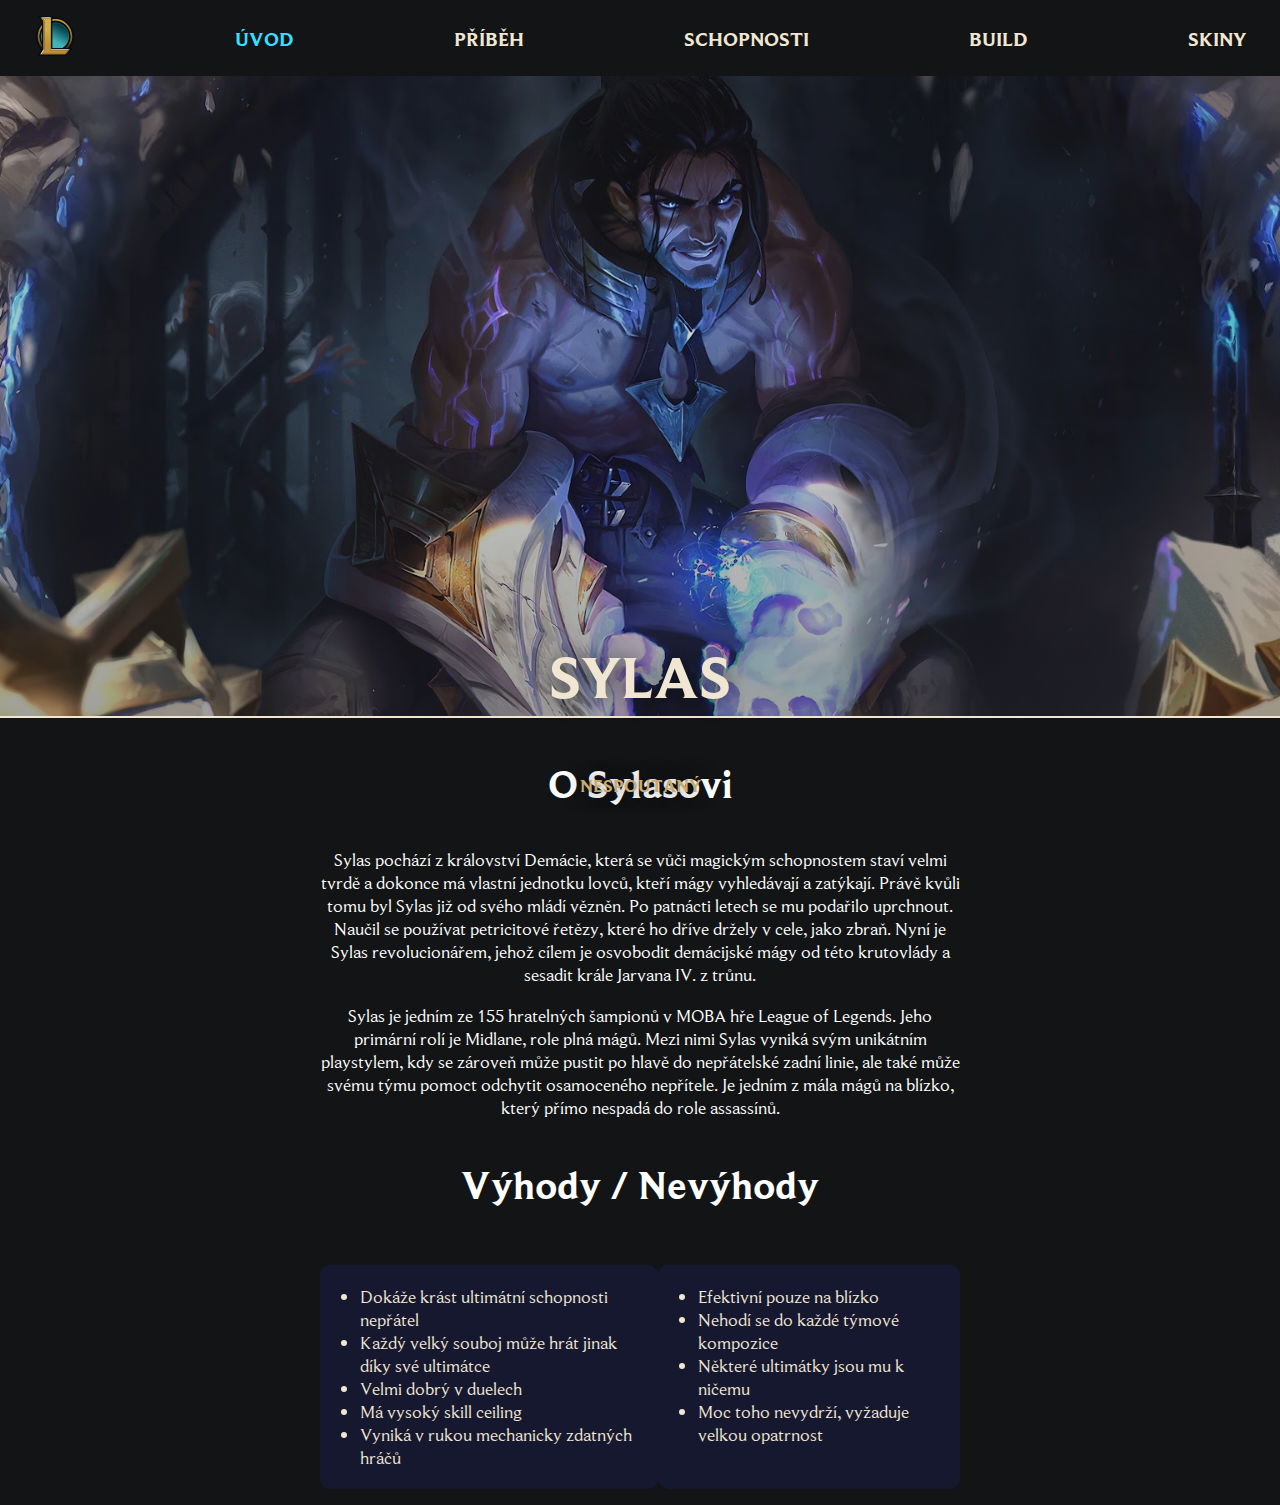
<file: index.html>
<!DOCTYPE html>
<html lang="cs">
<head>
    <meta charset="UTF-8">
    <meta http-equiv="X-UA-Compatible" content="IE=edge">
    <meta name="viewport" content="width=device-width, initial-scale=1.0">
    <link rel="icon" href="images/favicon.svg">
    <link rel="stylesheet" href="style.css">
    <title>Sylas</title>
</head>
<body>
    <nav>
        <ul>
            <li> <img src="images/lolLogo.svg" width="40" alt="Logo"></li>
            <li> <a class="navCurrentPage" href="index.html">Úvod</a></li>
            <li> <a href="lore.html">Příběh</a></li>
            <li> <a href="ablility.html">Schopnosti</a></li>
            <li> <a href="build.html">Build</a></li>
            <li> <a href="skins.html">Skiny</a></li>
        </ul>
    </nav>

    <header>
        <div class="hero-image">
            <h1 class="hero-text">Sylas</h1>
            <h2 class="hero-text">Nespoutaný</h2>
        </div>
    </header>

    <div class="indexContent">
        <h3>O Sylasovi</h3>
        <p>Sylas pochází z království Demácie, která se vůči magickým schopnostem staví velmi tvrdě a dokonce má vlastní jednotku lovců, kteří mágy vyhledávají a zatýkají. Právě kvůli tomu byl Sylas již od svého mládí vězněn. Po patnácti letech se mu podařilo uprchnout. Naučil se používat petricitové řetězy, které ho dříve držely v cele, jako zbraň. Nyní je Sylas revolucionářem, jehož cílem je osvobodit demácijské mágy od této krutovlády a sesadit krále Jarvana IV. z trůnu.</p>
        <p>Sylas je jedním ze 155 hratelných šampionů v MOBA hře League of Legends. Jeho primární rolí je Midlane, role plná mágů. Mezi nimi Sylas vyniká svým unikátním playstylem, kdy se zároveň může pustit po hlavě do nepřátelské zadní linie, ale také může svému týmu pomoct odchytit osamoceného nepřítele. Je jedním z mála mágů na blízko, který přímo nespadá do role assassínů.</p>

        <h3>Výhody / Nevýhody</h3>

        <div class="indexList">
            <ul class="indexPros">
                <li>Dokáže krást ultimátní schopnosti nepřátel</li>
                <li>Každý velký souboj může hrát jinak díky své ultimátce</li>
                <li>Velmi dobrý v duelech</li>
                <li>Má vysoký skill ceiling</li>
                <li>Vyniká v rukou mechanicky zdatných hráčů</li>
            </ul>

            <ul class="indexCons">
                <li>Efektivní pouze na blízko</li>
                <li>Nehodí se do každé týmové kompozice</li>
                <li>Některé ultimátky jsou mu k ničemu</li>
                <li>Moc toho nevydrží, vyžaduje velkou opatrnost</li>
            </ul>
        </div>
    </div>
</body>
</html>
</file>
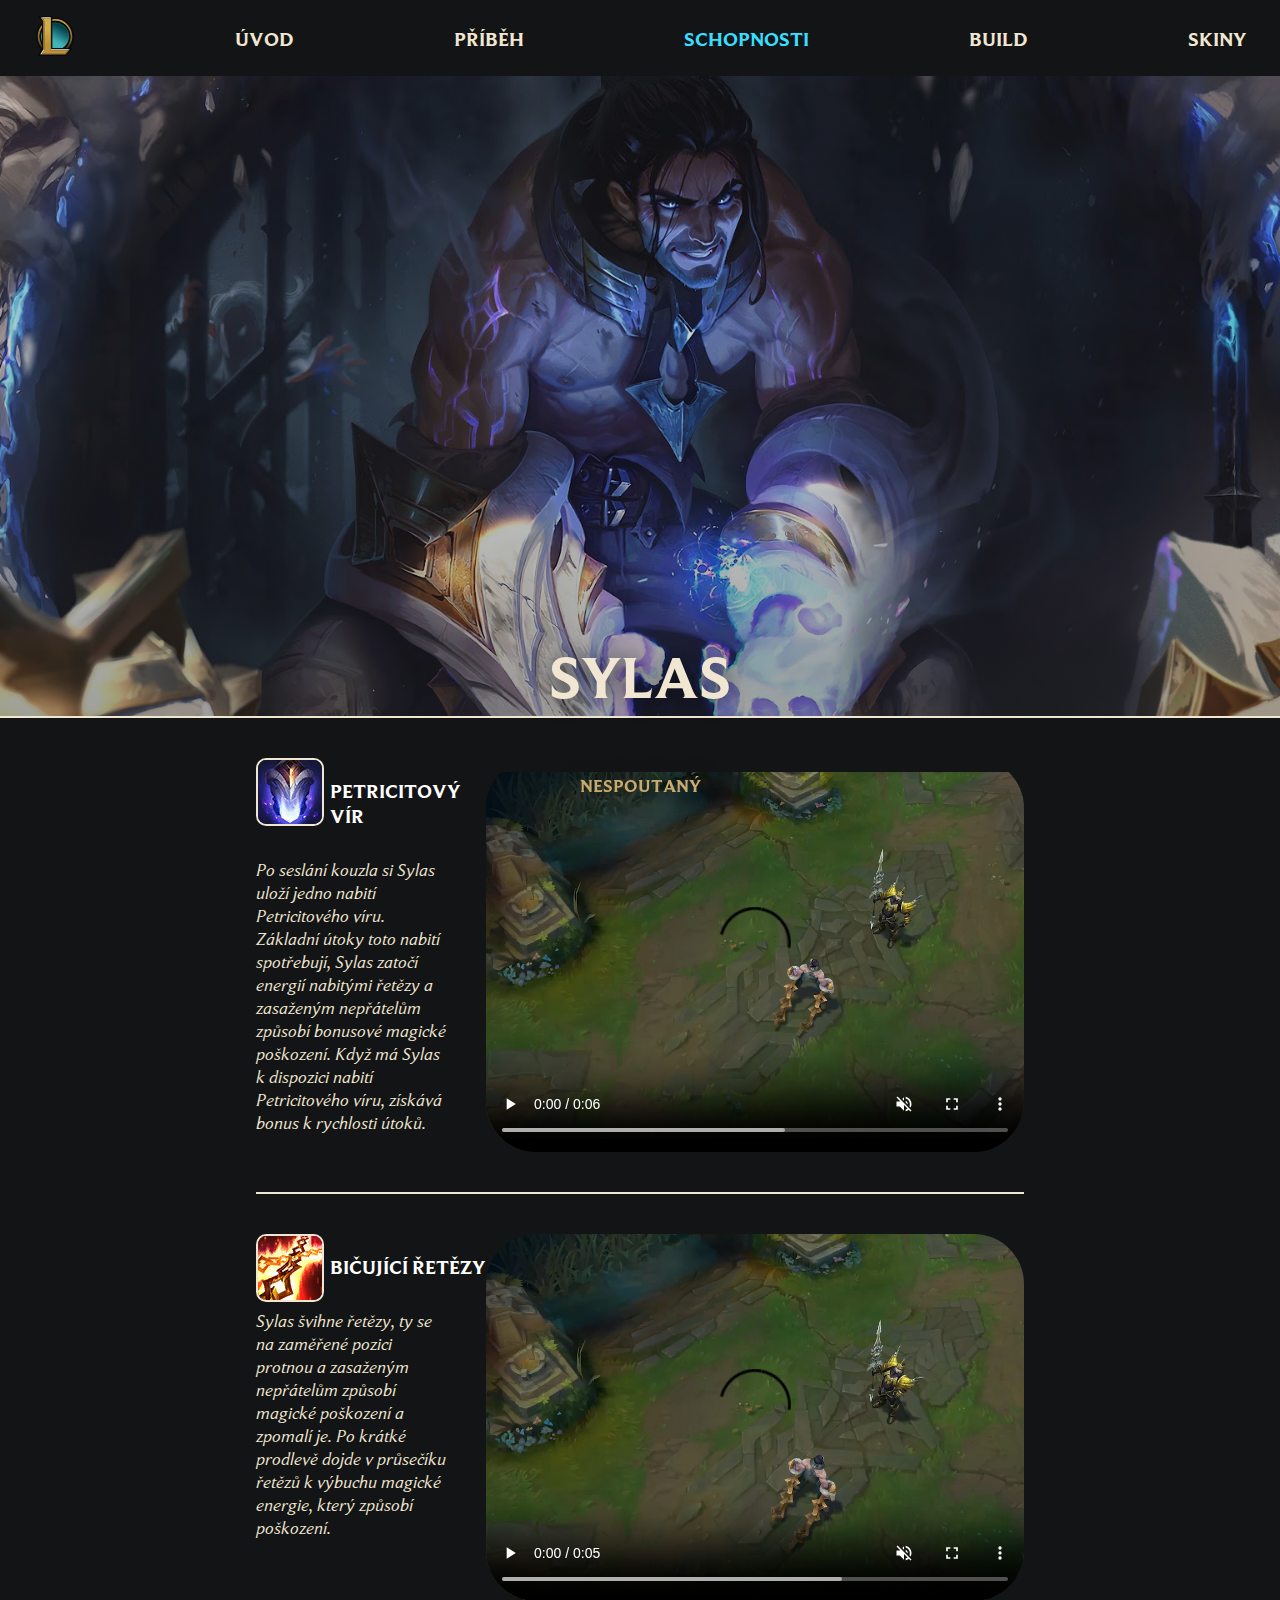
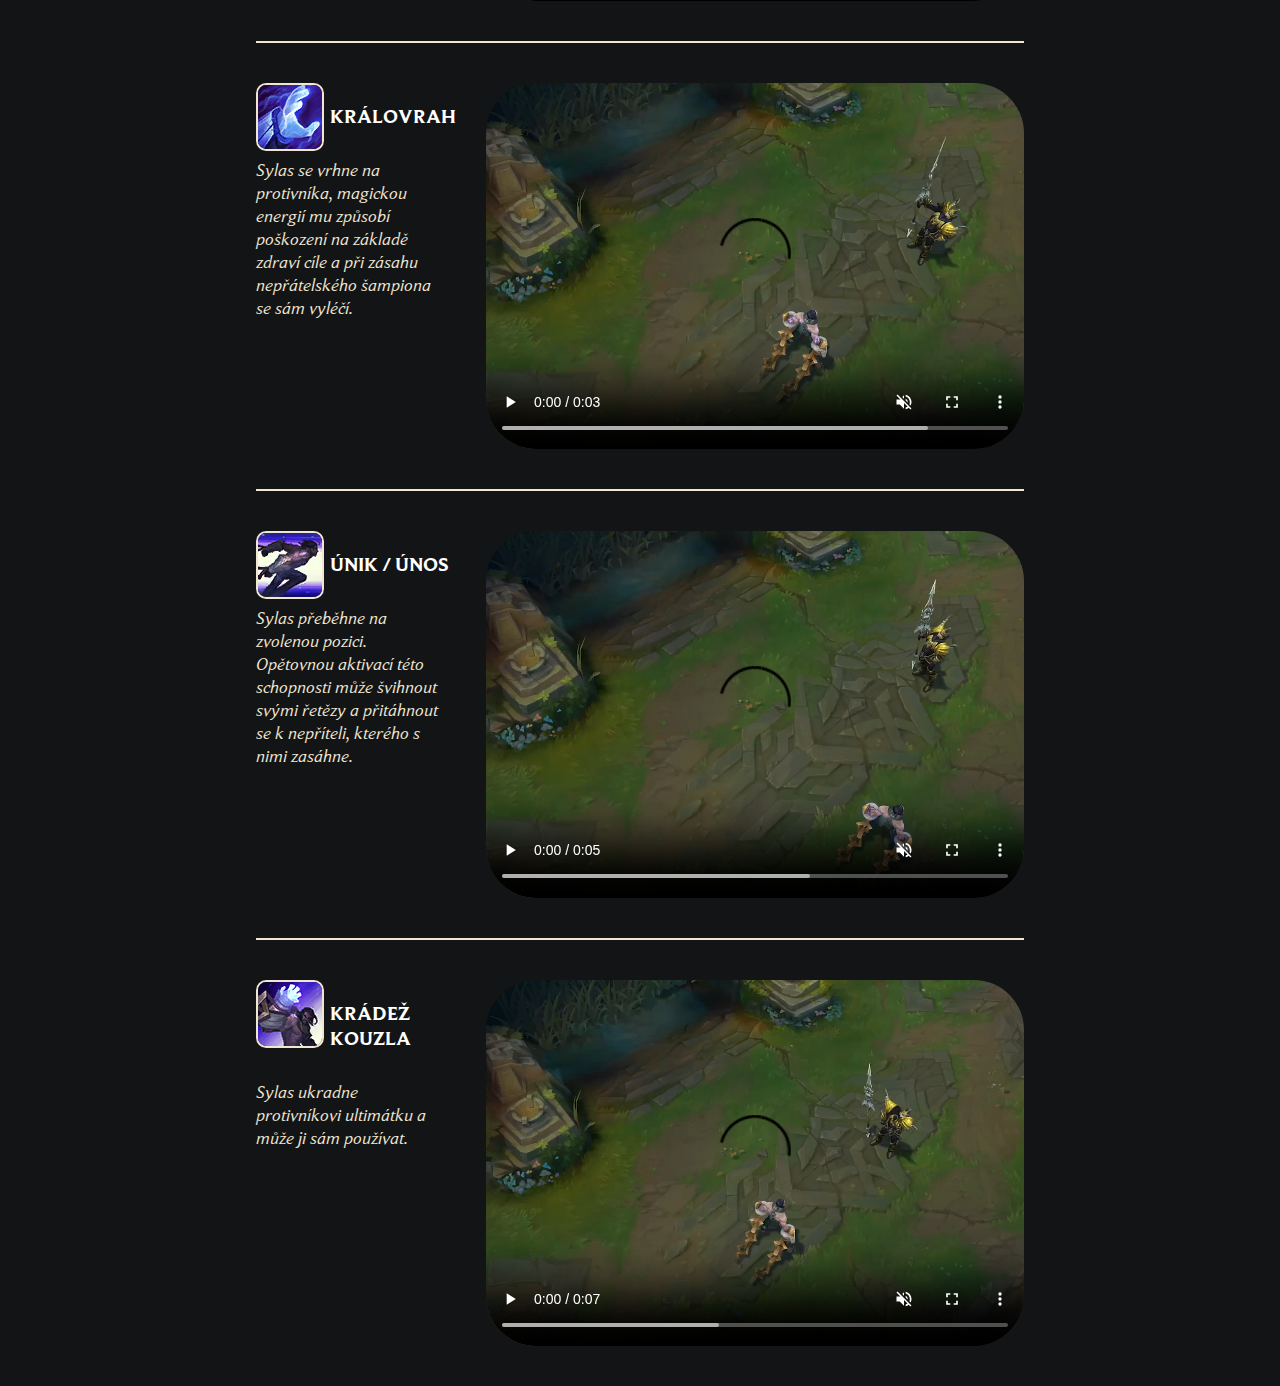
<file: ablility.html>
<!DOCTYPE html>
<html lang="cs">
<head>
    <meta charset="UTF-8">
    <meta http-equiv="X-UA-Compatible" content="IE=edge">
    <meta name="viewport" content="width=device-width, initial-scale=1.0">
    <link rel="icon" href="images/favicon.svg">
    <link rel="stylesheet" href="style.css">
    <title>Sylas</title>
</head>
<body>
    <nav>
        <ul>
            <li> <img src="images/lolLogo.svg" width="40" alt="Logo"></li>
            <li> <a href="index.html">Úvod</a></li>
            <li> <a href="lore.html">Příběh</a></li>
            <li> <a class="navCurrentPage" href="ablility.html">Schopnosti</a></li>
            <li> <a href="build.html">Build</a></li>
            <li> <a href="skins.html">Skiny</a></li>
        </ul>
    </nav>

    <header>
        <div class="hero-image">
            <h1 class="hero-text">Sylas</h1>
            <h2 class="hero-text">Nespoutaný</h2>
        </div>
    </header>

    <section class="spellContent">
        <div class="spellPreview">
            <img src="images/SylasP.png" alt="Petricitový vír">
            <div class="spellText">
                <h3>Petricitový vír</h3>
                <p>Po seslání kouzla si Sylas uloží jedno nabití Petricitového víru. Základní útoky toto nabití spotřebují, Sylas zatočí energií nabitými řetězy a zasaženým nepřátelům způsobí bonusové magické poškození. Když má Sylas k dispozici nabití Petricitového víru, získává bonus k rychlosti útoků.</p>
            </div>
            <video controls loop muted playsinline>
                <source src="videos/sylasP.webm">
            </video>
        </div>

        <hr class="spellHr">
        <div class="spellPreview">
            <img src="images/SylasQ.png" alt="Bičující řetězy">
            <div class="spellText">
                <h3>Bičující řetězy</h3>
                <p>Sylas švihne řetězy, ty se na zaměřené pozici protnou a zasaženým nepřátelům způsobí magické poškození a zpomalí je. Po krátké prodlevě dojde v průsečíku řetězů k výbuchu magické energie, který způsobí poškození.</p>
            </div>
            <video controls loop muted playsinline>
                <source src="videos/sylasQ.webm">
            </video>
        </div>

        <hr class="spellHr">
        <div class="spellPreview">
            <img src="images/SylasW.png" alt="Královrah">
            <div class="spellText">
                <h3>Královrah</h3>
                <p>Sylas se vrhne na protivníka, magickou energií mu způsobí poškození na základě zdraví cíle a při zásahu nepřátelského šampiona se sám vyléčí.</p>
            </div>
            <video controls loop muted playsinline>
                <source src="videos/sylasW.webm">
            </video>
        </div>

        <hr class="spellHr">
        <div class="spellPreview">
            <img src="images/SylasE.png" alt="Únik / únos">
            <div class="spellText">
                <h3>Únik / únos</h3>
                <p>Sylas přeběhne na zvolenou pozici. Opětovnou aktivací této schopnosti může švihnout svými řetězy a přitáhnout se k nepříteli, kterého s nimi zasáhne.</p>
            </div>
            <video controls loop muted playsinline>
                <source src="videos/sylasE.webm">
            </video>
        </div>

        <hr class="spellHr">
        <div class="spellPreview">
            <img src="images/SylasR.png" alt="Krádež kouzla">
            <div class="spellText">
                <h3>Krádež kouzla</h3>
                <p>Sylas ukradne protivníkovi ultimátku a může ji sám používat.</p>
            </div>
            <video controls loop muted playsinline>
                <source src="videos/sylasR.webm">
            </video>
        </div>


    </section>
</body>
</html>
</file>
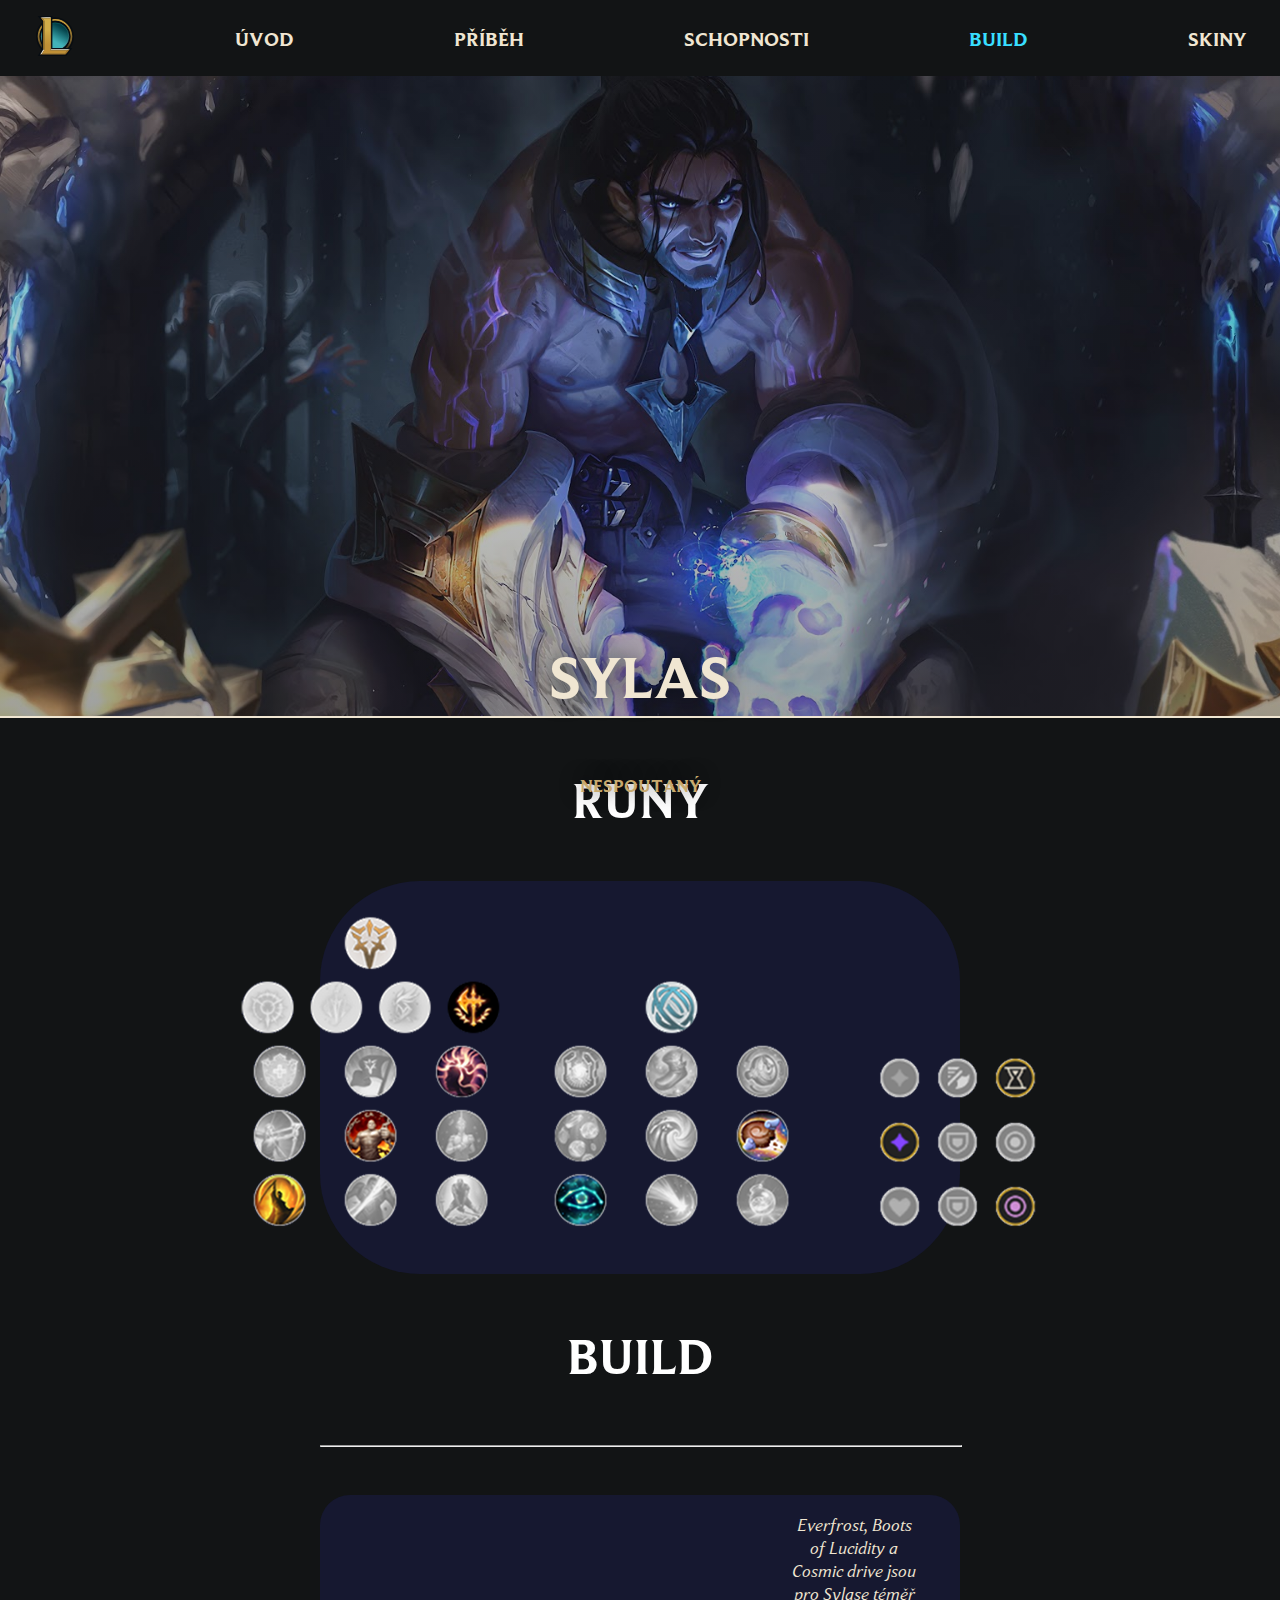
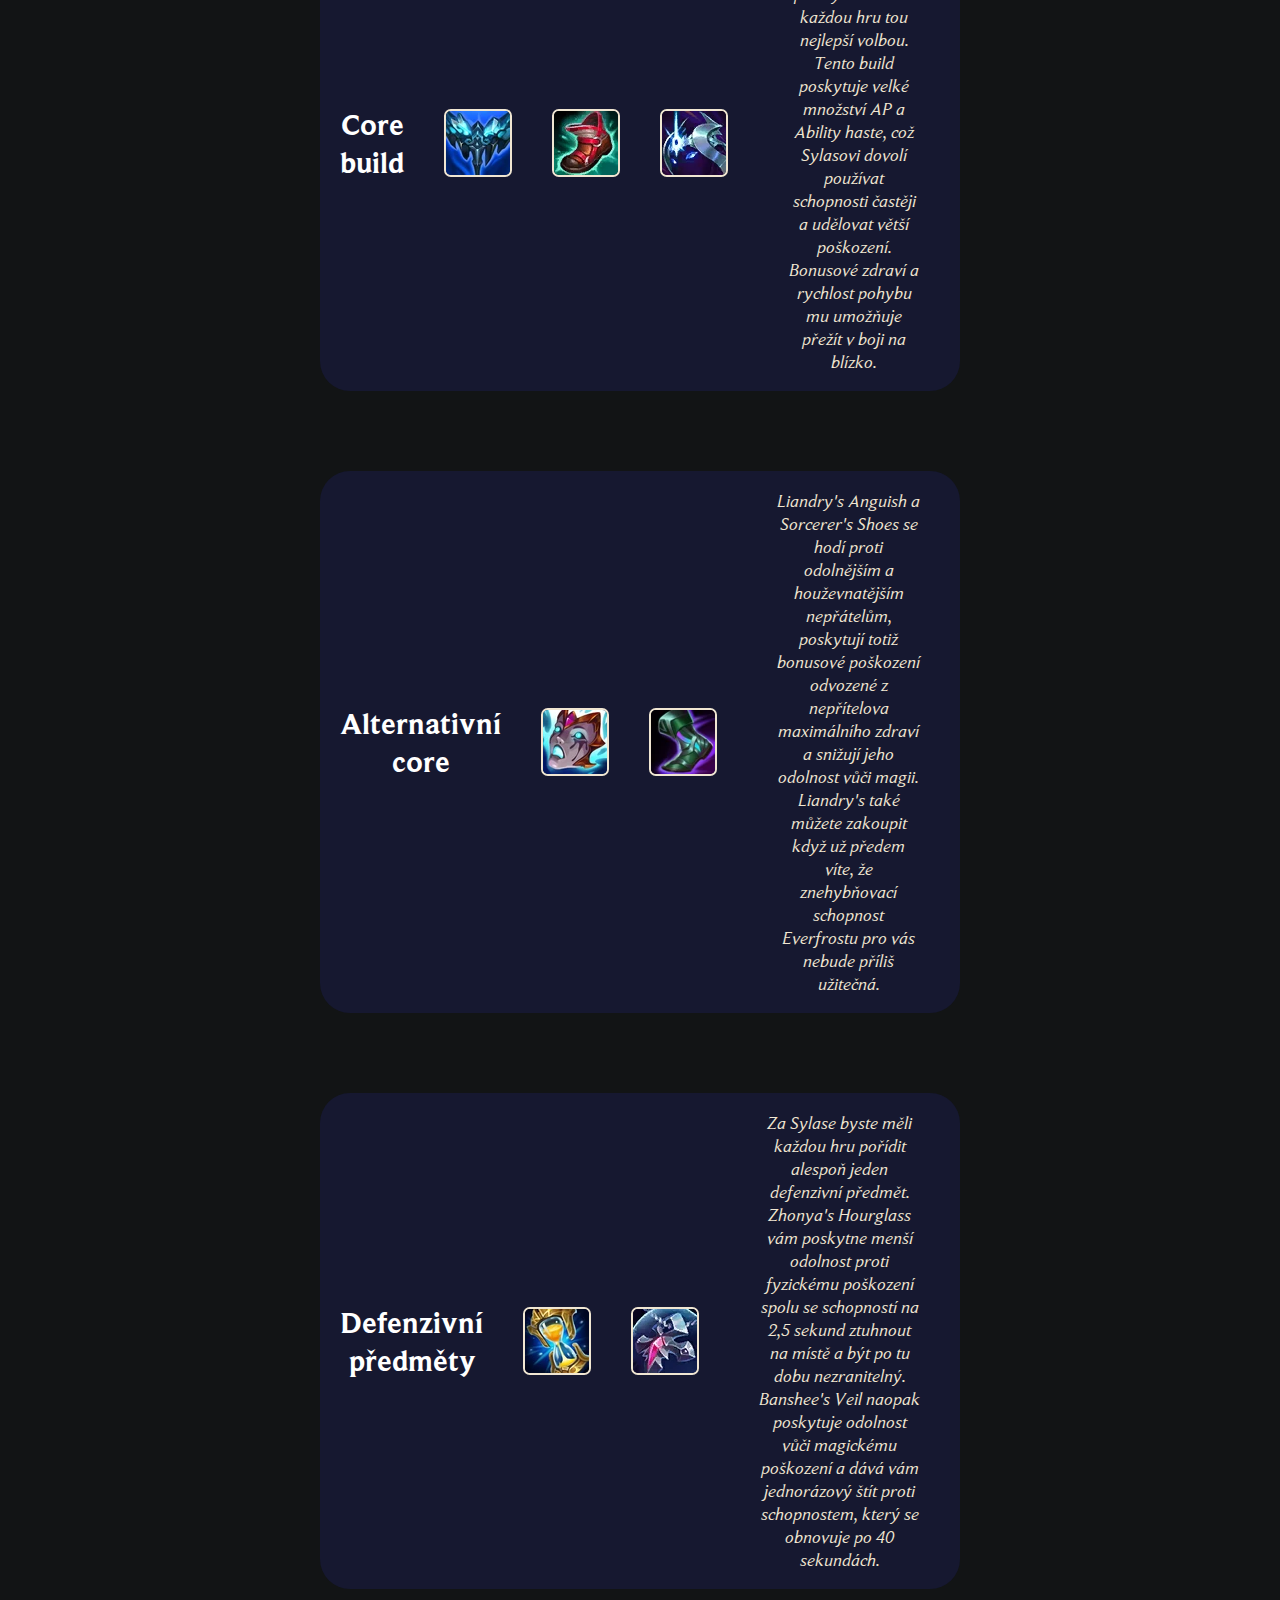
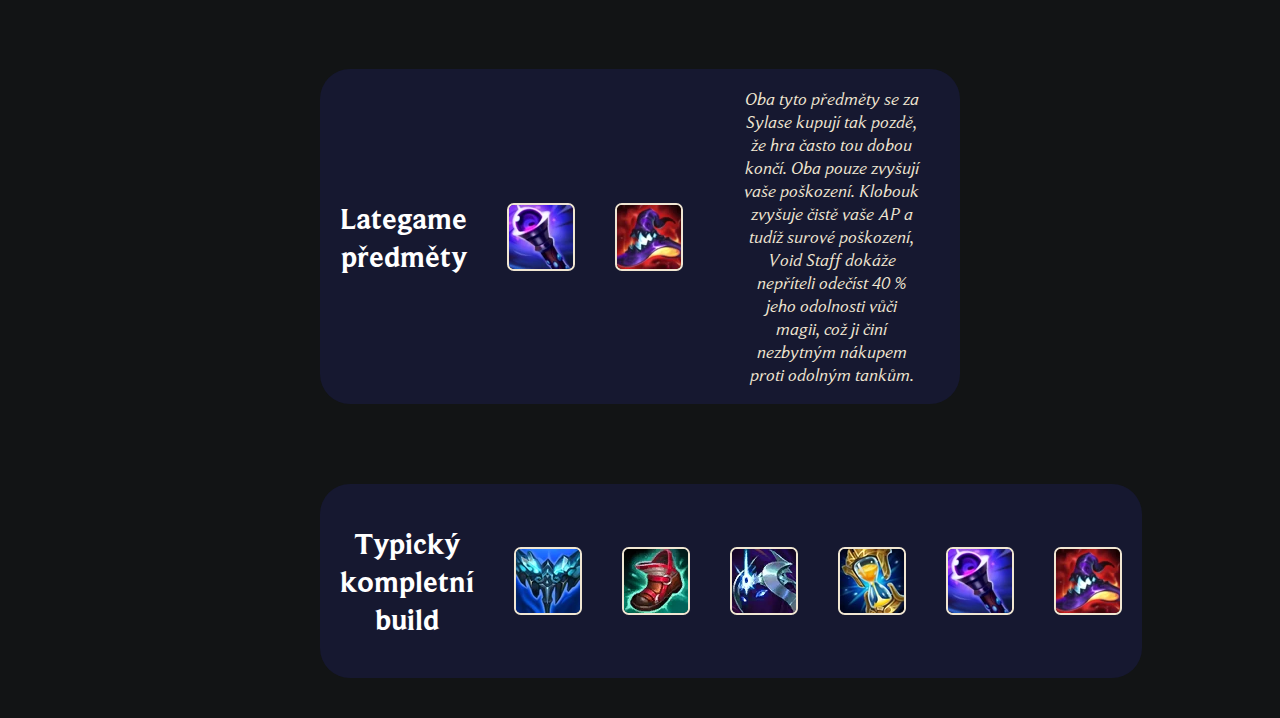
<file: build.html>
<!DOCTYPE html>
<html lang="cs">
<head>
    <meta charset="UTF-8">
    <meta http-equiv="X-UA-Compatible" content="IE=edge">
    <meta name="viewport" content="width=device-width, initial-scale=1.0">
    <link rel="icon" href="images/favicon.svg">
    <link rel="stylesheet" href="style.css">
    <title>Sylas</title>
</head>
<body>
    <nav>
        <ul>
            <li> <img src="images/lolLogo.svg" width="40" alt="Logo"></li>
            <li> <a href="index.html">Úvod</a></li>
            <li> <a href="lore.html">Příběh</a></li>
            <li> <a href="ablility.html">Schopnosti</a></li>
            <li> <a class="navCurrentPage" href="build.html">Build</a></li>
            <li> <a href="skins.html">Skiny</a></li>
        </ul>
    </nav>

    <header>
        <div class="hero-image">
            <h1 class="hero-text">Sylas</h1>
            <h2 class="hero-text">Nespoutaný</h2>
        </div>
    </header>

    <section class="buildContent">

        <h3>Runy</h3>
        <div class="runesPanel">
            <img src="images/runePage.png" alt="Runová stránka">
        </div>

        <h3>Build</h3>
        <hr class="buildHr">

        <div class="buildPanel">
            <h4>Core build</h4>
            <img src="images/iconEverfrost.webp" alt="Everfrost">
            <img src="images/iconCdrBoots.webp" alt="Ionian Boots of Lucidity">
            <img src="images/iconCosmicDrive.webp" alt="Cosmic Drive">
            <p>Everfrost, Boots of Lucidity a Cosmic drive jsou pro Sylase téměř každou hru tou nejlepší volbou. Tento build poskytuje velké množství AP a Ability haste, což Sylasovi dovolí používat schopnosti častěji a udělovat větší poškození. Bonusové zdraví a rychlost pohybu mu umožňuje přežít v boji na blízko.</p>
        </div>

        <div class="buildPanel">
            <h4>Alternativní core</h4>
            <img src="images/iconLiandrys.webp" alt="Liandry's Anguish">
            <img src="images/iconPenBoots.webp" alt="Sorcerer's Shoes">
            <p>Liandry's Anguish a Sorcerer's Shoes se hodí proti odolnějším a houževnatějším nepřátelům, poskytují totiž bonusové poškození odvozené z nepřítelova maximálního zdraví a snižují jeho odolnost vůči magii. Liandry's také můžete zakoupit když už předem víte, že znehybňovací schopnost Everfrostu pro vás nebude příliš užitečná.</p>
        </div>

        <div class="buildPanel">
            <h4>Defenzivní předměty</h4>
            <img src="images/iconZhonyas.webp" alt="Zhonya's Hourglass">
            <img src="images/iconBanshees.webp" alt="Banshee's Veil">
            <p>Za Sylase byste měli každou hru pořídit alespoň jeden defenzivní předmět. Zhonya's Hourglass vám poskytne menší odolnost proti fyzickému poškození spolu se schopností na 2,5 sekund ztuhnout na místě a být po tu dobu nezranitelný. Banshee's Veil naopak poskytuje odolnost vůči magickému poškození a dává vám jednorázový štít proti schopnostem, který se obnovuje po 40 sekundách.</p>
        </div>

        <div class="buildPanel">
            <h4>Lategame předměty</h4>
            <img src="images/iconVoidStaff.webp" alt="Void Staff">
            <img src="images/iconRabadons.webp" alt="Rabadon's Deathcap">
            <p>Oba tyto předměty se za Sylase kupují tak pozdě, že hra často tou dobou končí. Oba pouze zvyšují vaše poškození. Klobouk zvyšuje čistě vaše AP a tudíž surové poškození, Void Staff dokáže nepříteli odečíst 40 % jeho odolnosti vůči magii, což ji činí nezbytným nákupem proti odolným tankům.</p>
        </div>

        <div class="buildPanel">
            <h4>Typický kompletní build</h4>
            <img src="images/iconEverfrost.webp" alt="Everfrost">
            <img src="images/iconCdrBoots.webp" alt="Ionian Boots of Lucidity">
            <img src="images/iconCosmicDrive.webp" alt="Cosmic Drive">
            <img src="images/iconZhonyas.webp" alt="Zhonya's Hourglass">
            <img src="images/iconVoidStaff.webp" alt="Void Staff">
            <img src="images/iconRabadons.webp" alt="Rabadon's Deathcap">
        </div>

    </section>
</body>
</html>
</file>
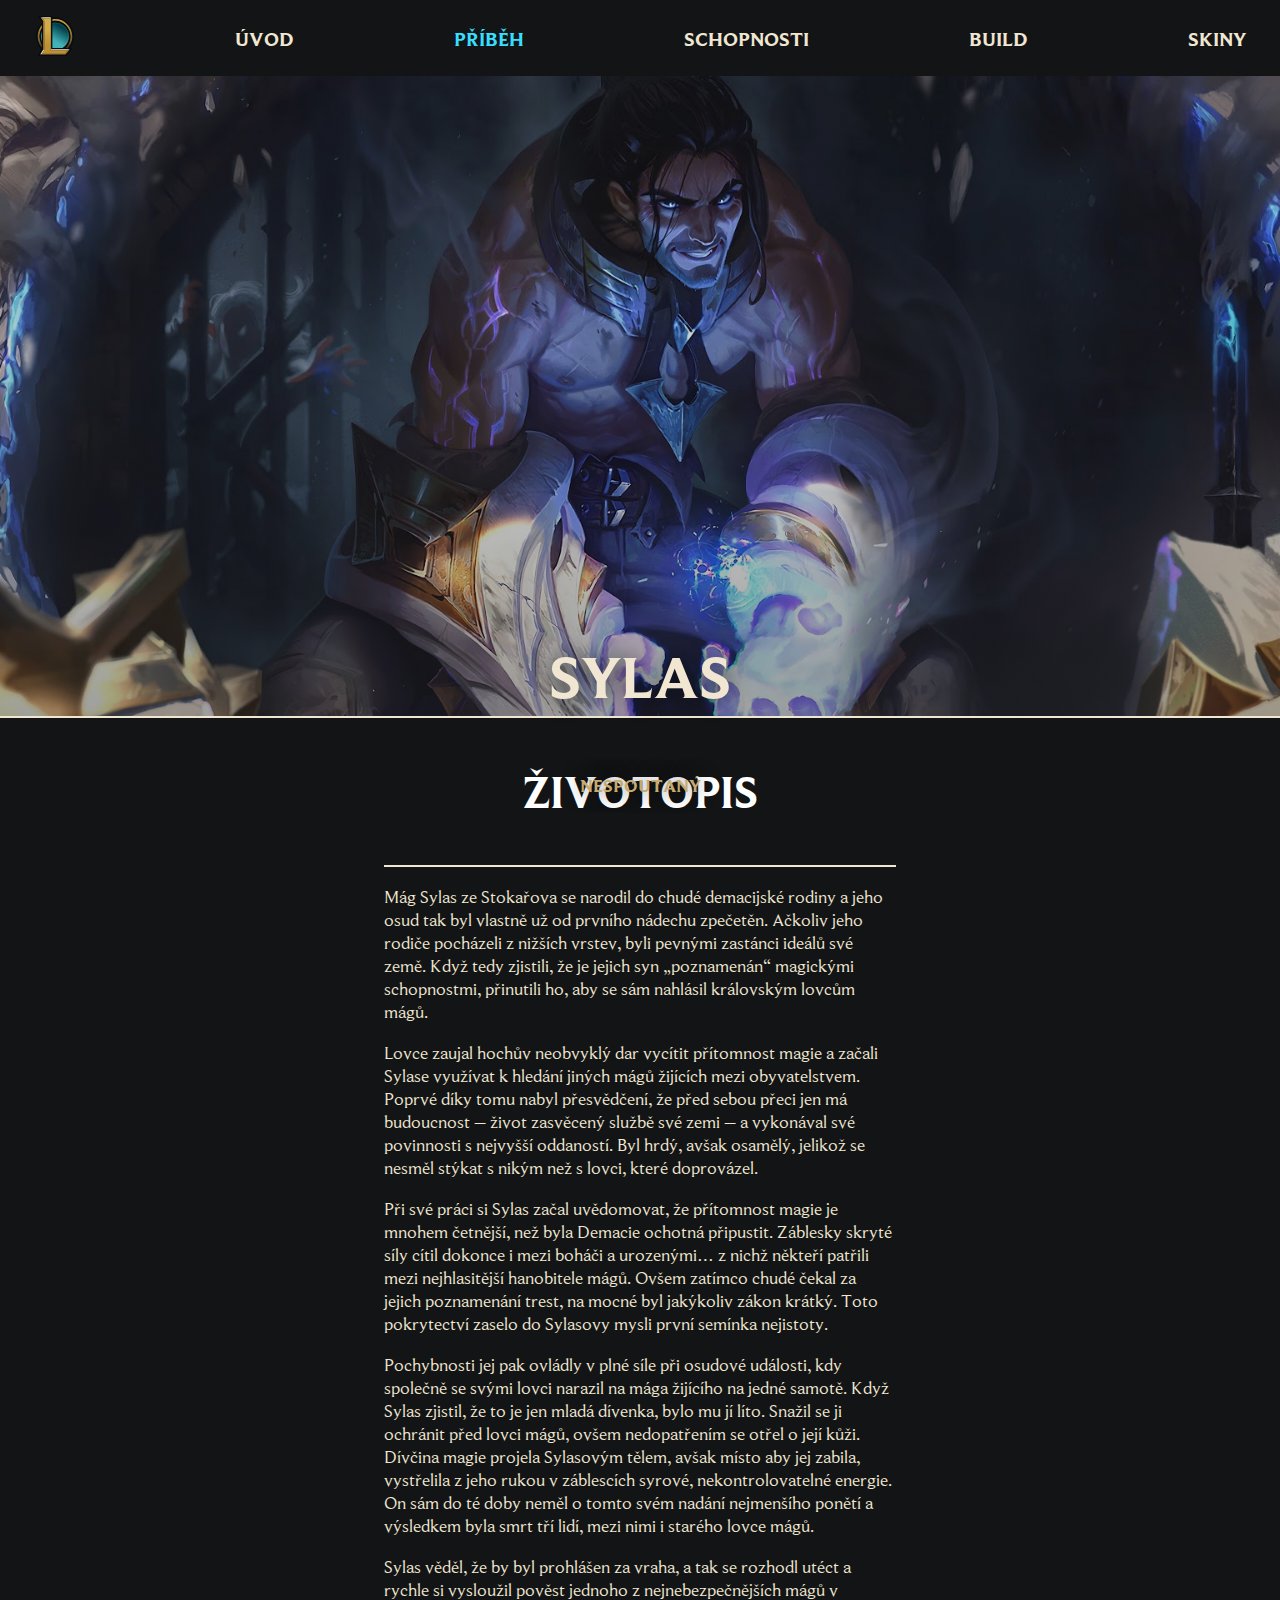
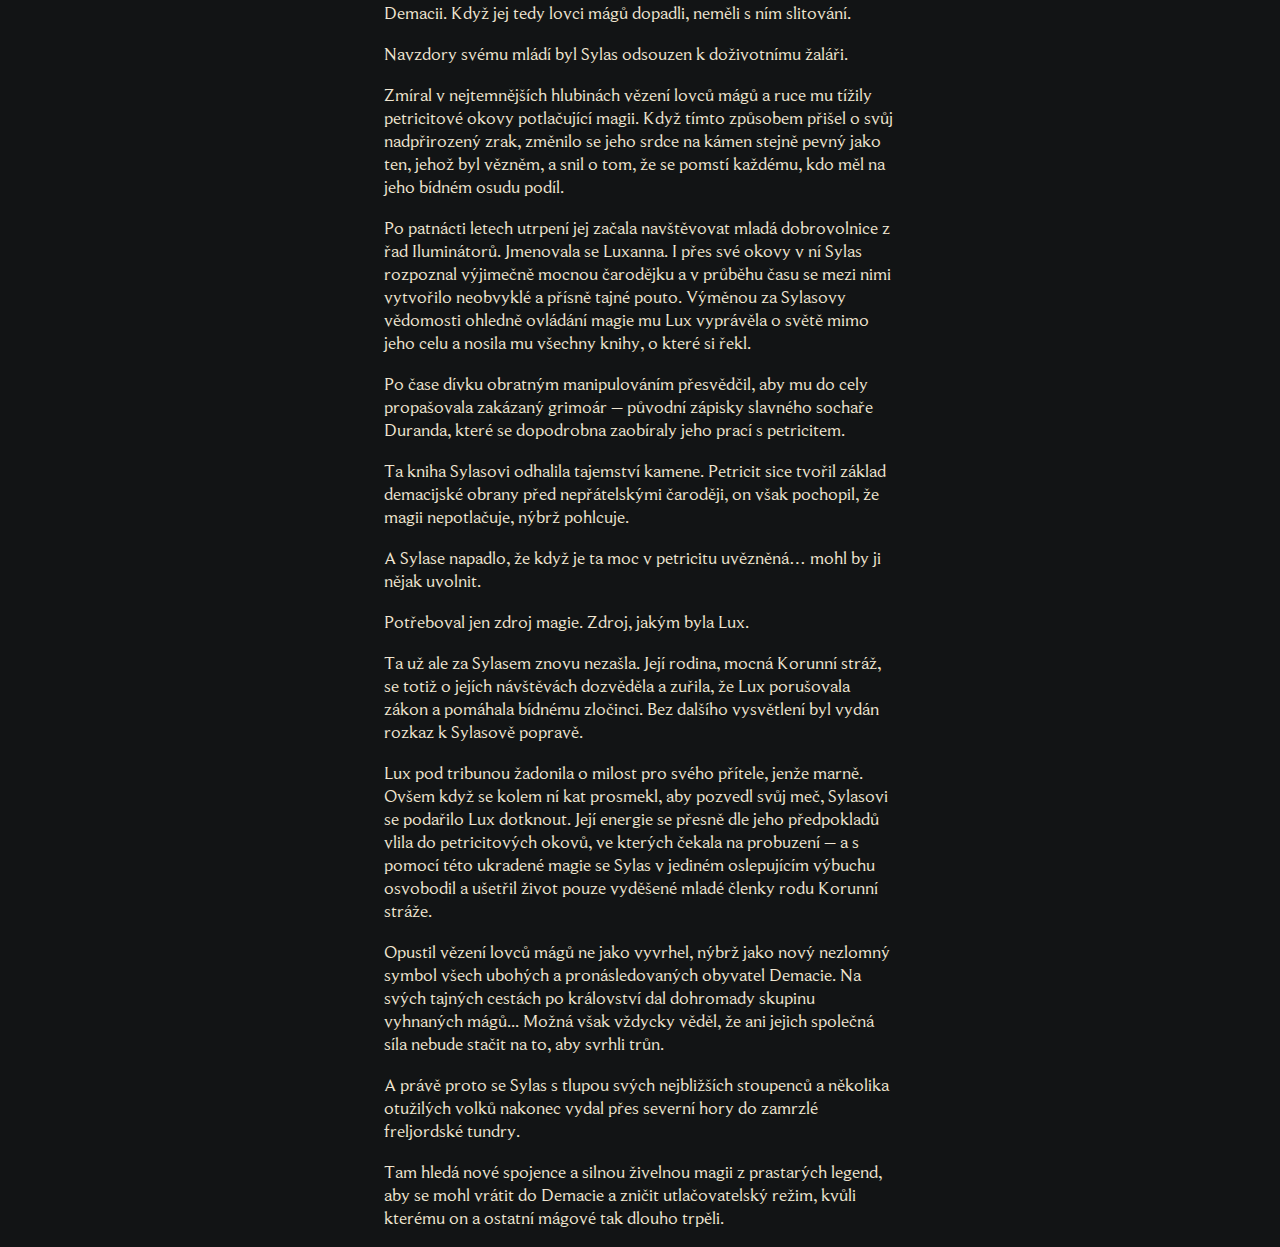
<file: lore.html>
<!DOCTYPE html>
<html lang="cs">
<head>
    <meta charset="UTF-8">
    <meta http-equiv="X-UA-Compatible" content="IE=edge">
    <meta name="viewport" content="width=device-width, initial-scale=1.0">
    <link rel="icon" href="images/favicon.svg">
    <link rel="stylesheet" href="style.css">
    <title>Sylas</title>
</head>
<body>
    <nav>
        <ul>
            <li> <img src="images/lolLogo.svg" width="40" alt="Logo"></li>
            <li> <a href="index.html">Úvod</a></li>
            <li> <a class="navCurrentPage" href="lore.html">Příběh</a></li>
            <li> <a href="ablility.html">Schopnosti</a></li>
            <li> <a href="build.html">Build</a></li>
            <li> <a href="skins.html">Skiny</a></li>
        </ul>
    </nav>

    <header>
        <div class="hero-image">
            <h1 class="hero-text">Sylas</h1>
            <h2 class="hero-text">Nespoutaný</h2>
        </div>
    </header>

    <article class="loreContent">
        <h3>Životopis</h3>
        <hr class="loreHr">
        <p>Mág Sylas ze Stokařova se narodil do chudé demacijské rodiny a jeho osud tak byl vlastně už od prvního nádechu zpečetěn. Ačkoliv jeho rodiče pocházeli z nižších vrstev, byli pevnými zastánci ideálů své země. Když tedy zjistili, že je jejich syn „poznamenán“ magickými schopnostmi, přinutili ho, aby se sám nahlásil královským lovcům mágů.</p>
        <p>Lovce zaujal hochův neobvyklý dar vycítit přítomnost magie a začali Sylase využívat k hledání jiných mágů žijících mezi obyvatelstvem. Poprvé díky tomu nabyl přesvědčení, že před sebou přeci jen má budoucnost – život zasvěcený službě své zemi – a vykonával své povinnosti s nejvyšší oddaností. Byl hrdý, avšak osamělý, jelikož se nesměl stýkat s nikým než s lovci, které doprovázel.</p>
        <p>Při své práci si Sylas začal uvědomovat, že přítomnost magie je mnohem četnější, než byla Demacie ochotná připustit. Záblesky skryté síly cítil dokonce i mezi boháči a urozenými… z nichž někteří patřili mezi nejhlasitější hanobitele mágů. Ovšem zatímco chudé čekal za jejich poznamenání trest, na mocné byl jakýkoliv zákon krátký. Toto pokrytectví zaselo do Sylasovy mysli první semínka nejistoty.</p>
        <p>Pochybnosti jej pak ovládly v plné síle při osudové události, kdy společně se svými lovci narazil na mága žijícího na jedné samotě. Když Sylas zjistil, že to je jen mladá dívenka, bylo mu jí líto. Snažil se ji ochránit před lovci mágů, ovšem nedopatřením se otřel o její kůži. Dívčina magie projela Sylasovým tělem, avšak místo aby jej zabila, vystřelila z jeho rukou v záblescích syrové, nekontrolovatelné energie. On sám do té doby neměl o tomto svém nadání nejmenšího ponětí a výsledkem byla smrt tří lidí, mezi nimi i starého lovce mágů.</p>
        <p>Sylas věděl, že by byl prohlášen za vraha, a tak se rozhodl utéct a rychle si vysloužil pověst jednoho z nejnebezpečnějších mágů v Demacii. Když jej tedy lovci mágů dopadli, neměli s ním slitování.</p>
        <p>Navzdory svému mládí byl Sylas odsouzen k doživotnímu žaláři.</p>
        <p>Zmíral v nejtemnějších hlubinách vězení lovců mágů a ruce mu tížily petricitové okovy potlačující magii. Když tímto způsobem přišel o svůj nadpřirozený zrak, změnilo se jeho srdce na kámen stejně pevný jako ten, jehož byl vězněm, a snil o tom, že se pomstí každému, kdo měl na jeho bídném osudu podíl.</p>
        <p>Po patnácti letech utrpení jej začala navštěvovat mladá dobrovolnice z řad Iluminátorů. Jmenovala se Luxanna. I přes své okovy v ní Sylas rozpoznal výjimečně mocnou čarodějku a v průběhu času se mezi nimi vytvořilo neobvyklé a přísně tajné pouto. Výměnou za Sylasovy vědomosti ohledně ovládání magie mu Lux vyprávěla o světě mimo jeho celu a nosila mu všechny knihy, o které si řekl.</p>
        <p>Po čase dívku obratným manipulováním přesvědčil, aby mu do cely propašovala zakázaný grimoár – původní zápisky slavného sochaře Duranda, které se dopodrobna zaobíraly jeho prací s petricitem.</p>
        <p>Ta kniha Sylasovi odhalila tajemství kamene. Petricit sice tvořil základ demacijské obrany před nepřátelskými čaroději, on však pochopil, že magii nepotlačuje, nýbrž pohlcuje.</p>
        <p>A Sylase napadlo, že když je ta moc v petricitu uvězněná… mohl by ji nějak uvolnit.</p>
        <p>Potřeboval jen zdroj magie. Zdroj, jakým byla Lux.</p>
        <p>Ta už ale za Sylasem znovu nezašla. Její rodina, mocná Korunní stráž, se totiž o jejích návštěvách dozvěděla a zuřila, že Lux porušovala zákon a pomáhala bídnému zločinci. Bez dalšího vysvětlení byl vydán rozkaz k Sylasově popravě.</p>
        <p>Lux pod tribunou žadonila o milost pro svého přítele, jenže marně. Ovšem když se kolem ní kat prosmekl, aby pozvedl svůj meč, Sylasovi se podařilo Lux dotknout. Její energie se přesně dle jeho předpokladů vlila do petricitových okovů, ve kterých čekala na probuzení – a s pomocí této ukradené magie se Sylas v jediném oslepujícím výbuchu osvobodil a ušetřil život pouze vyděšené mladé členky rodu Korunní stráže.</p>
        <p>Opustil vězení lovců mágů ne jako vyvrhel, nýbrž jako nový nezlomný symbol všech ubohých a pronásledovaných obyvatel Demacie. Na svých tajných cestách po království dal dohromady skupinu vyhnaných mágů... Možná však vždycky věděl, že ani jejich společná síla nebude stačit na to, aby svrhli trůn.</p>
        <p>A právě proto se Sylas s tlupou svých nejbližších stoupenců a několika otužilých volků nakonec vydal přes severní hory do zamrzlé freljordské tundry.</p>
        <p>Tam hledá nové spojence a silnou živelnou magii z prastarých legend, aby se mohl vrátit do Demacie a zničit utlačovatelský režim, kvůli kterému on a ostatní mágové tak dlouho trpěli.</p>
    </article>
</body>
</html>
</file>
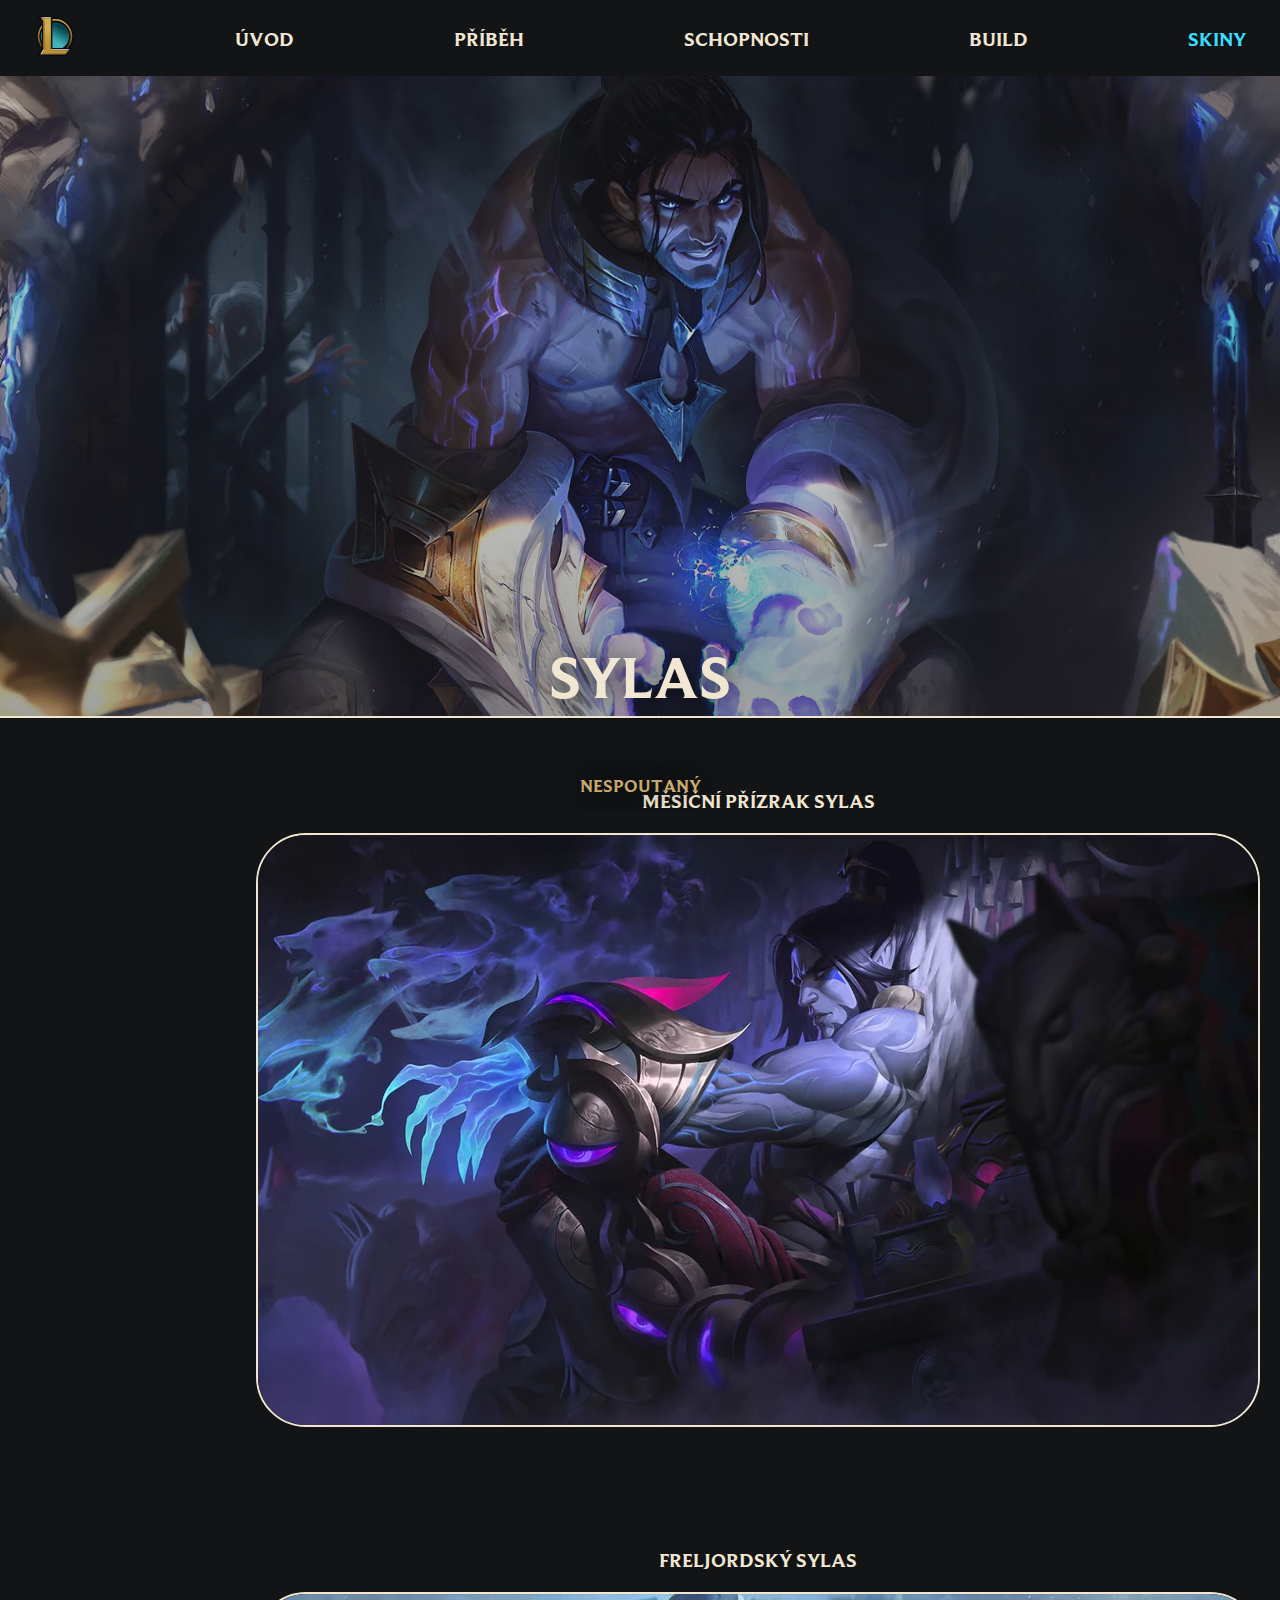
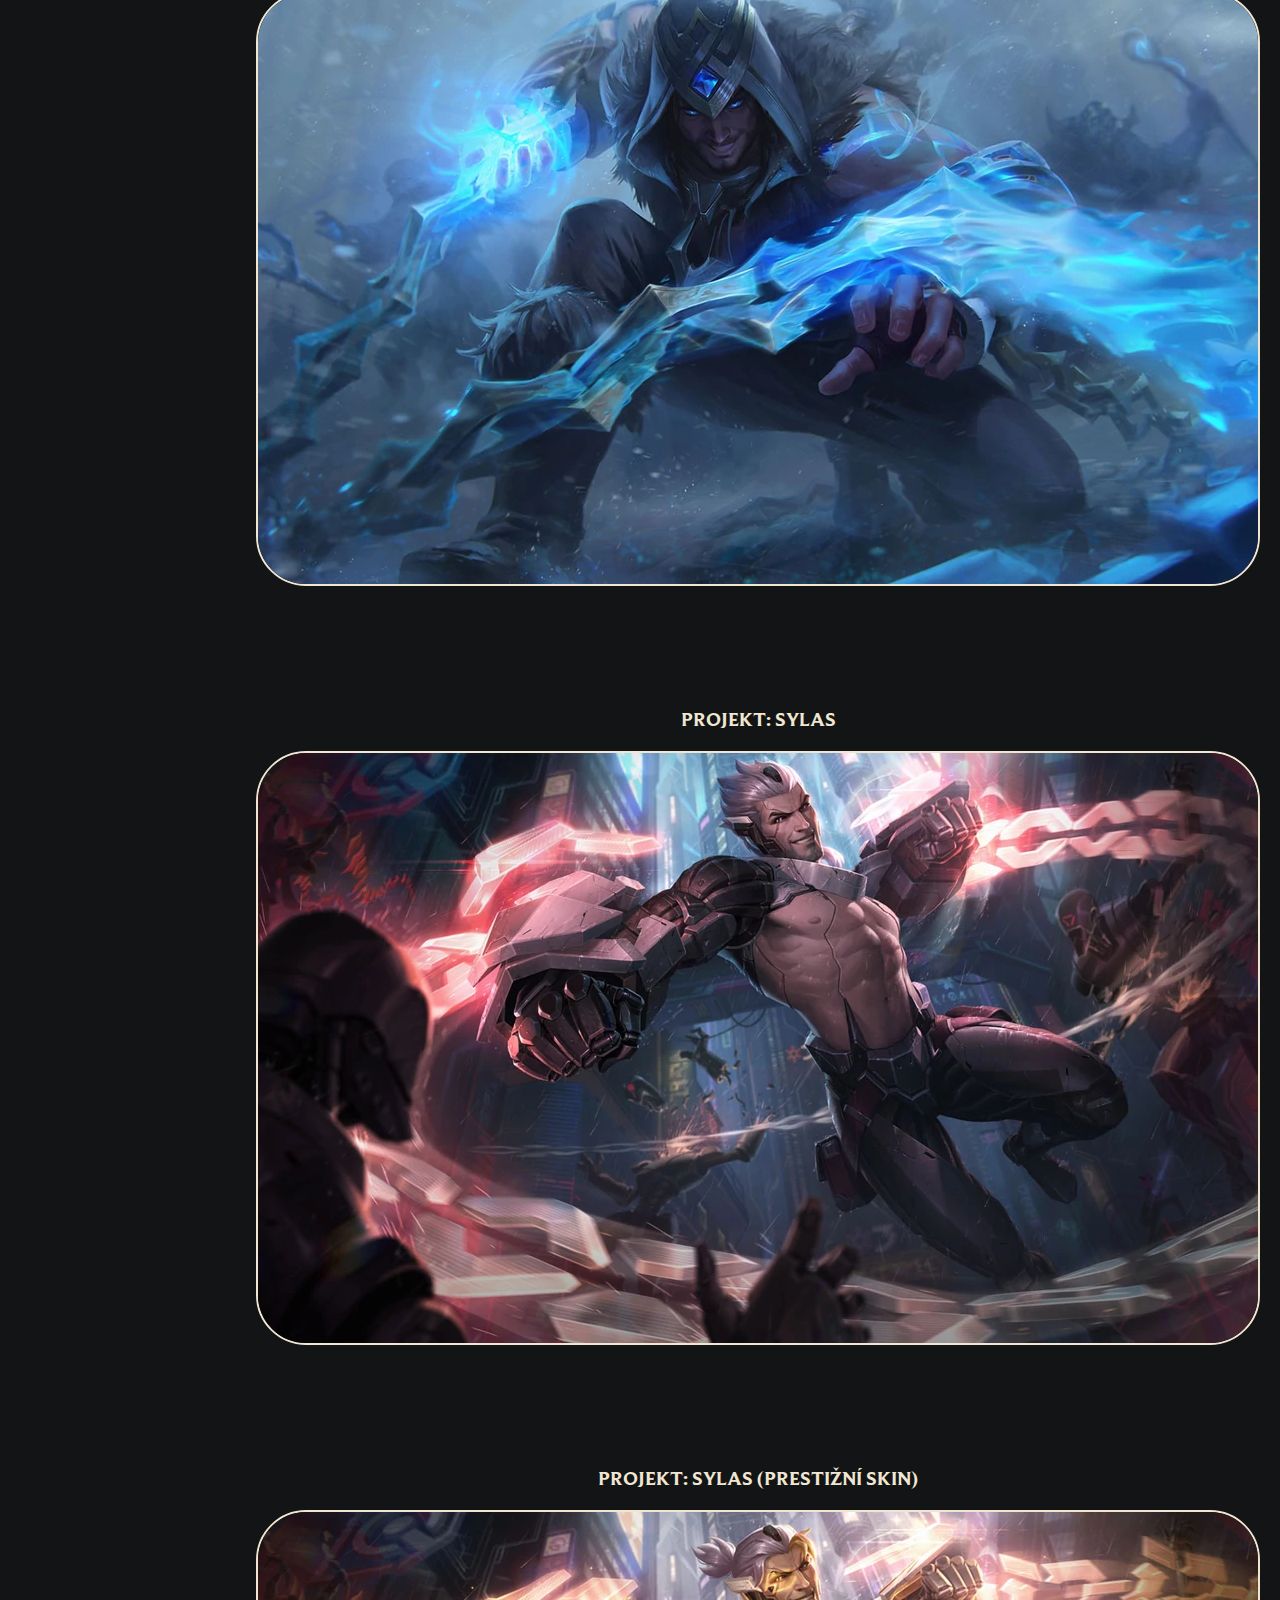
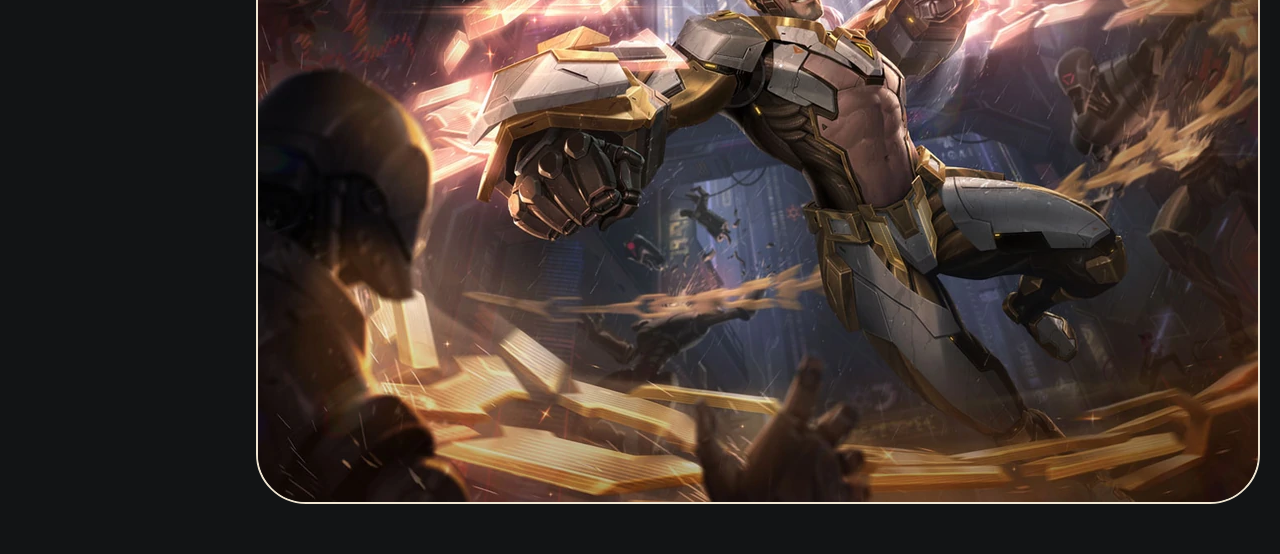
<file: skins.html>
<!DOCTYPE html>
<html lang="cs">
<head>
    <meta charset="UTF-8">
    <meta http-equiv="X-UA-Compatible" content="IE=edge">
    <meta name="viewport" content="width=device-width, initial-scale=1.0">
    <link rel="icon" href="images/favicon.svg">
    <link rel="stylesheet" href="style.css">
    <title>Sylas</title>
</head>
<body>
    <nav>
        <ul>
            <li> <img src="images/lolLogo.svg" width="40" alt="Logo"></li>
            <li> <a href="index.html">Úvod</a></li>
            <li> <a href="lore.html">Příběh</a></li>
            <li> <a href="ablility.html">Schopnosti</a></li>
            <li> <a href="build.html">Build</a></li>
            <li> <a class="navCurrentPage" href="skins.html">Skiny</a></li>
        </ul>
    </nav>

    <header>
        <div class="hero-image">
            <h1 class="hero-text">Sylas</h1>
            <h2 class="hero-text">Nespoutaný</h2>
        </div>
    </header>

    <section class="skinsContent">
        <div class="skinPreview">
            <h3>Měsíční přízrak Sylas</h3>
            <img src="images/lunarwraithSkin.webp" alt="Měsíční přízrak Sylas">
        </div>

        <div class="skinPreview">
            <h3>Freljordský Sylas</h3>
            <img src="images/freljordSkin.webp" alt="Měsíční přízrak Sylas">
        </div>

        <div class="skinPreview">
            <h3>PROJEKT: Sylas</h3>
            <img src="images/projectSkin.webp" alt="Měsíční přízrak Sylas">
        </div>

        <div class="skinPreview">
            <h3>PROJEKT: Sylas (Prestižní Skin)</h3>
            <img src="images/projectPrestigeSkin.webp" alt="Měsíční přízrak Sylas">
        </div>
    </section>
</body>
</html>
</file>
<file: style.css>
/*Imports custom fonts from './fonts'*/
@font-face {
    font-family: Beaufort;
    src: url(fonts/Beaufort-Regular.woff2);
}

@font-face {
    font-family: Beaufort;
    src: url(fonts/Beaufort-Bold.woff2);
    font-weight: bold;
}

@font-face {
    font-family: Beaufort;
    src: url(fonts/Beaufort-Italic.woff2);
    font-style: italic;
}

/*Defining colors as variables*/
:root{
    --bg-main: #121415;
    --bg-panel: #161830;
    --white: #fff;
    --beige: #f0e6d2;
    --dark-beige: #c8aa6e;
    --highlight-blue: #38deff;
    --highlight-purple: #7063cf;
}



body{
    background-color: var(--bg-main);
    margin:0;
}

/*Navbar*/
nav{
    background-color: var(--bg-main);
    width: 100%;
    height: auto;
}

nav ul{
    list-style-type: none;
    padding-left: 0;        /*Overwrites <ul>'s default 'padding-inline-start: 40px'*/
    display:flex;            /*Makes <ul> a flex container*/
    justify-content: center; /*Centers everything inside <ul>*/
    align-items: center;     /*Aligns <il> elements on cross axis (vertical, top to bottom)*/
}

nav li{
    display: inline-block;
    padding: 0px 80px;
}

.navCurrentPage{
    color: var(--highlight-blue);
}

nav a:hover{
    color: var(--highlight-purple);
    transition: color 0.5s;
}

nav a{
    text-transform: uppercase;
    text-align: center;
    text-decoration: none;
    font-size: 20px;
    font-family: Beaufort;
    font-weight: bold;
    color: var(--beige);
    padding: 26px 0;
}

/*Splash Art Header*/
header{
    width: 100%;
    height: auto;
}

.hero-image{
    margin: 0;
    padding-bottom: 50%;
    background-image: linear-gradient(to top, rgba(18, 20, 21, 0.5), rgba(18, 20, 21, 0)), url(images/sylas.jpg);
    /*Order is front to back, covers image with a gradient for text visibility*/
    background-size: cover;
    background-repeat: no-repeat;
    background-position: center;
    background-attachment:fixed;    /*Scrolling effect*/
}

.hero-text{
    text-transform: uppercase;
    text-shadow: 0 0 20px rgb(1 10 19 / 70%);
}

h1.hero-text{
    text-align: center;
    position: absolute;
    top: 75%;
    left: 50%;
    transform: translate(-50%, -50%);
    font-size: 60px;
    font-family: Beaufort;
    font-weight: bold;
    color: var(--beige);
    margin: 0;
}

h2.hero-text{
    position: absolute;
    top: 85%;
    left: 50%;
    transform: translate(-50%, -50%);
    margin-top: 20px;
    font-size: 18px;
    font-family: Beaufort;
    font-weight: bold;
    color: var(--dark-beige);
}

/*Index Page*/
.indexContent{
    padding: 0 25%;
    border-top: 2px solid var(--beige);
}

.indexContent h3{
    text-align: center;
    align-self: center;
    font-size: 40px;
    font-family: Beaufort;
    font-weight: bold;
    color: var(--white);
}

.indexContent p{
    font-size: 18px;
    font-family: Beaufort;
    text-align:center;
    color:  var(--white);
}

.indexList{
    display: flex;
    justify-content: space-around;
}

.indexPros, .indexCons{
    background-color: var(--bg-panel);
    border-radius: 10px;
    padding: 20px 20px 20px 40px;
    width: fit-content;
}

.indexContent li{
    font-size: 18px;
    font-family: Beaufort;
    color: var(--beige);
}

/*Lore text*/
.loreContent h3{
    text-transform: uppercase;
    text-align: center;
    font-size: 45px;
    font-family: Beaufort;
    font-weight: bold;
    color: var(--white);
}

.loreHr{
    border: 1px solid var(--beige);
}

.loreContent{
    padding: 0% 30%;
    border-top: 2px solid var(--beige);
}

.loreContent p{
    font-size: 18px;
    font-family: Beaufort;
    text-align:left;
    color: var(--beige);
}


/*Ability page*/
.spellHr{
    border: 1px solid var(--beige);
    margin: 0;
}

.spellContent{
    padding: 0 20%;
    display: flex;
    flex-direction: column;
    flex-wrap: wrap;
    align-content:space-around;
    border-top: 2px solid var(--beige);
}

.spellPreview{
    display: flex;
    justify-content: space-between;
    margin: 40px 0;
}

.spellPreview img{
    position: absolute;
    border: 2px solid var(--beige);
    border-radius: 15%;
}

.spellPreview video{
    width: 70%;
    border-radius: 50px;
}

.spellText h3{
    text-transform: uppercase;
    font-size: 20px;
    font-family: Beaufort;
    font-weight: bold;
    color: var(--white);
    margin-left: 74px;
}

.spellText p{
    color: var(--beige);
    font-size: 18px;
    font-family: Beaufort;
    font-style: italic;
    text-align: left;
    margin-top: 30px;
    margin-right: 40px;
}

/*Build Page*/

.buildContent{
    border-top: 2px solid var(--beige);
    padding: 0 25%;
    display: flex;
    flex-direction: column;
    justify-content: space-around;
    align-content: center;
}

.runesPanel{
    background-color: var(--bg-panel);
    border-radius: 100px;
    padding: 30px;
    display: flex;
    justify-content: center;
}

.buildHr{
    width: 100%;
}

.buildContent h3{
    text-transform: uppercase;
    text-align: center;
    align-self: center;
    font-size: 50px;
    font-family: Beaufort;
    font-weight: bold;
    color: var(--white);
}

.buildPanel{
    background-color: var(--bg-panel);
    border-radius: 30px;
    margin: 40px 0;
    display: flex;
    align-items: center;
    width: fit-content;
}

.buildPanel h4{
    font-size: 30px;
    font-family: Beaufort;
    font-weight: bold;
    text-align: center;
    color: var(--white);
    padding: 0 20px;
}

.buildPanel img{
    margin: 0 20px;
    border: 2px solid var(--beige);
    border-radius: 10%;
}

.buildPanel img:hover{
    border: 2px solid var(--highlight-blue);
}

.buildPanel p{
    color: var(--beige);
    font-size: 18px;
    font-family: Beaufort;
    font-style: italic;
    text-align: center;
    padding: 0 40px;
}

/*Skins page*/

.skinsContent{
    padding: 0 20%;
    display: flex;
    flex-direction: column;
    flex-wrap: wrap;
    align-content:space-around;
    border-top: 2px solid var(--beige);
}

.skinPreview{
    display: flex;
    flex-direction: column;
    justify-content: space-between;
    margin: 50px 0;
}

.skinsContent h3{
    text-transform: uppercase;
    text-align: center;
    align-self: center;
    font-size: 20px;
    font-family: Beaufort;
    font-weight: bold;
    color: var(--beige);
}

.skinsContent img{
    align-self: center;
    border: 2px solid var(--beige);
    border-radius: 50px;
}
</file>
